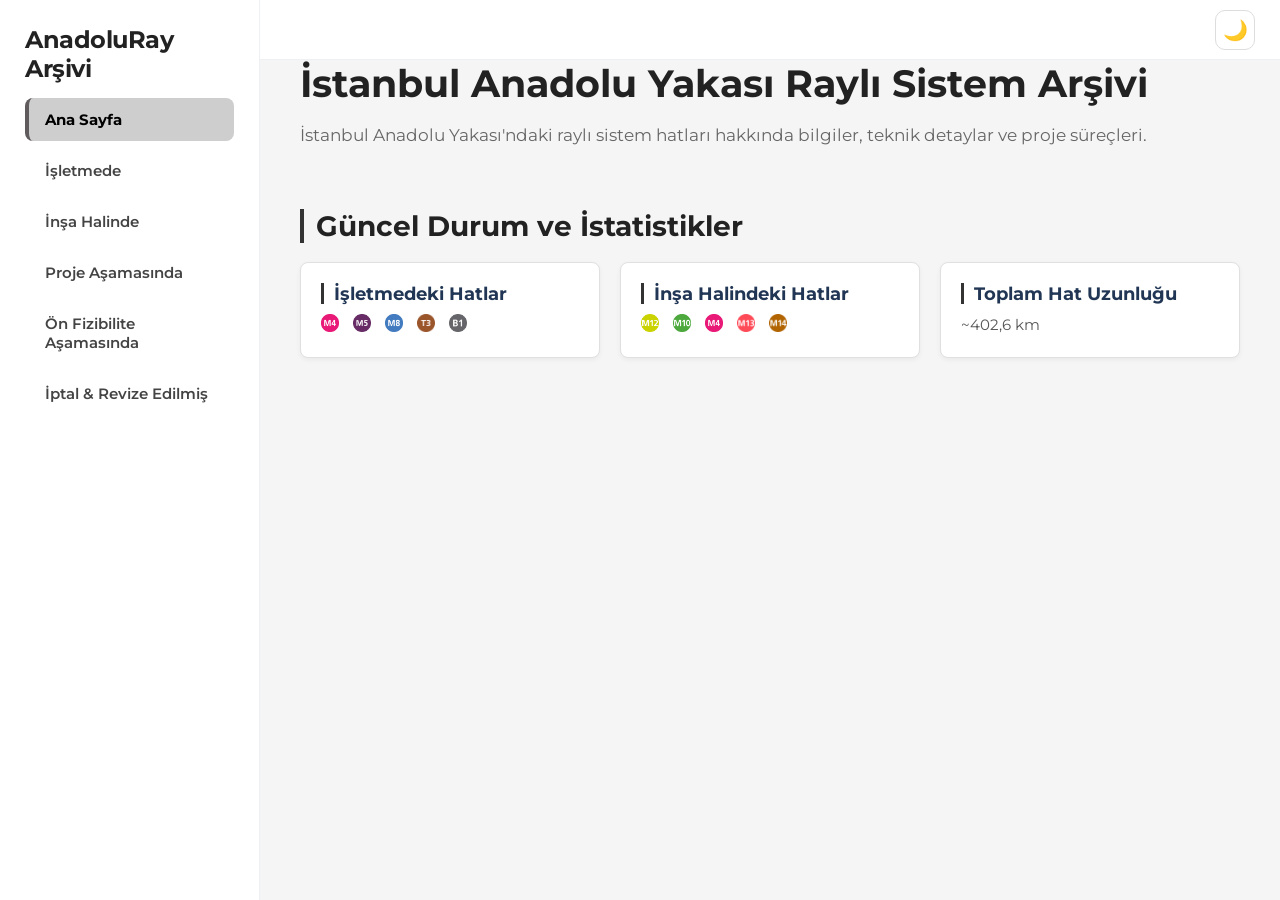
<file: index.html>
<!DOCTYPE html>
<html lang="tr">

<head>

<meta charset="UTF-8">
<meta name="viewport" content="width=device-width, initial-scale=1.0">

<title>AnadoluRay Arşivi</title>
<meta name="description" content="AnadoluRay Arşivi, İstanbul'un Anadolu Yakasındaki metro, tramvay ve raylı sistem projelerini, istasyonları, güzergahları ve inşaat süreçlerini arşivleyen bağımsız bilgi platformudur.">
<link href="https://fonts.googleapis.com/css2?family=Montserrat:wght@600;700&display=swap" rel="stylesheet">

<link rel="stylesheet" href="css/sidebar.css">
<link rel="stylesheet" href="css/style.css">
<link rel="stylesheet" href="css/mobile.css">
<link rel="stylesheet" href="css/darkmode.css">

</head>


<body>

<div class="top-bar">
<button class="theme-toggle desktop-theme">
🌙
</button>
</div>

<div class="mobile-bar">

<button class="menu-toggle">
☰
</button>

<button class="theme-toggle">
🌙
</button>

</div>



<div class="sidebar">


<div class="logo">
AnadoluRay Arşivi
</div>



<div class="menu">


<a class="active" href="index.html">
Ana Sayfa
</a>


<a href="isletmede.html">
İşletmede
</a>


<a href="insa.html">
İnşa Halinde
</a>


<a href="proje.html">
Proje Aşamasında
</a>


<a href="fizibilite.html">
Ön Fizibilite Aşamasında
</a>


<a href="iptal.html">
İptal & Revize Edilmiş
</a>


</div>


</div>







<div class="content">



<div class="hero">

<h1>
İstanbul Anadolu Yakası Raylı Sistem Arşivi
</h1>

<p>
İstanbul Anadolu Yakası'ndaki raylı sistem hatları hakkında bilgiler, teknik detaylar ve proje süreçleri.
</p>

</div>







<h2>
Güncel Durum ve İstatistikler
</h2>

<br>


<div class="card-container">

<div class="card">
<h2>İşletmedeki Hatlar</h2>
<p class="line-logos">
<img src="img/m4.png" alt="M4" class="stat-logo">
<img src="img/m5.png" alt="M5" class="stat-logo">
<img src="img/m8.png" alt="M8" class="stat-logo">
<img src="img/t3.png" alt="T3" class="stat-logo">
<img src="img/b1.png" alt="Marmaray" class="stat-logo">
</p>
</div>

<div class="card">
<h2>İnşa Halindeki Hatlar</h2>
<p class="line-logos">
<img src="img/m12.png" alt="M12" class="stat-logo">
<img src="img/m10.png" alt="M10" class="stat-logo">
<img src="img/m4.png" alt="M4B" class="stat-logo">
<img src="img/m13.png" alt="M13" class="stat-logo">
<img src="img/m14.png" alt="M14" class="stat-logo">
</p>
</div>

<div class="card">
<h2>Toplam Hat Uzunluğu</h2>
<p>~402,6 km</p>
</div>



</div>



</div>


<script src="js/script.js"></script>
</body>

</html>
</file>
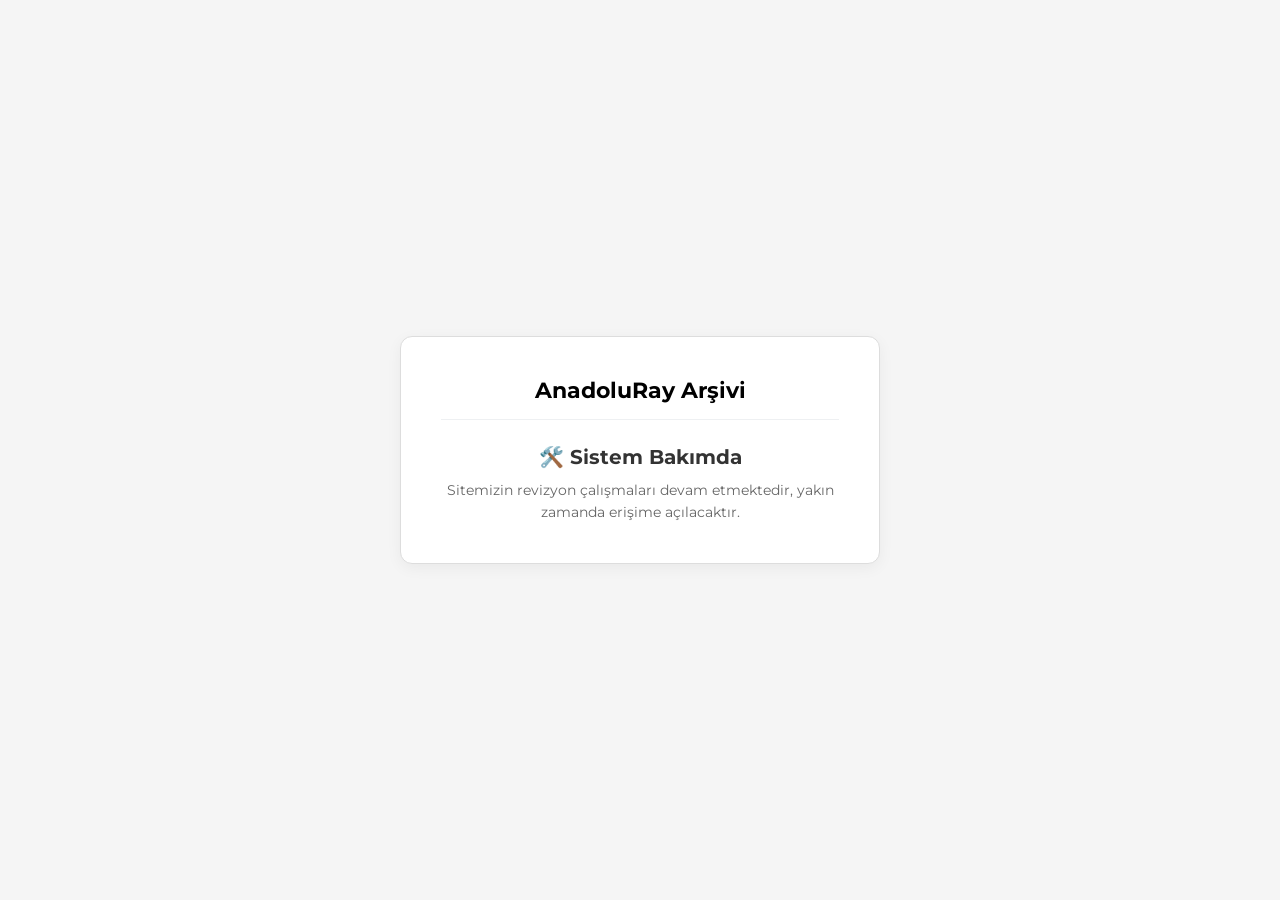
<file: bakim.html>
<!DOCTYPE html>
<html lang="tr">
<head>
<meta charset="UTF-8">
<meta name="viewport" content="width=device-width, initial-scale=1.0">
<title>Bakım Çalışması | AnadoluRay Arşivi</title>
<link href="https://fonts.googleapis.com/css2?family=Montserrat:wght@600;700&display=swap" rel="stylesheet">
<style>
*{
margin:0;
padding:0;
box-sizing:border-box;
font-family:'Montserrat',sans-serif;
}
body{
background:#f5f5f5;
color:#222;
display:flex;
height:100vh;
align-items:center;
justify-content:center;
padding:20px;
}
.box{
background:white;
padding:40px;
border-radius:12px;
border:1px solid #ddd;
max-width:480px;
width:100%;
text-align:center;
box-shadow:0 4px 15px rgba(0,0,0,0.05);
}
.logo{
font-size:22px;
font-weight:700;
margin-bottom:15px;
color:#000;
}
.logo-divider{
width:100%;
height:1px;
background-color:#eef0f2;
margin-bottom:25px;
}
h1{
font-size:20px;
margin-bottom:10px;
color:#333;
}
p{
font-size:14px;
color:#666;
line-height:1.6;
}
</style>
</head>
<body>
<div class="box">
<div class="logo">AnadoluRay Arşivi</div>
<div class="logo-divider"></div>
<h1>🛠️ Sistem Bakımda</h1>
<p>Sitemizin revizyon çalışmaları devam etmektedir, yakın zamanda erişime açılacaktır.</p>
</div>
</body>
</html>
</file>
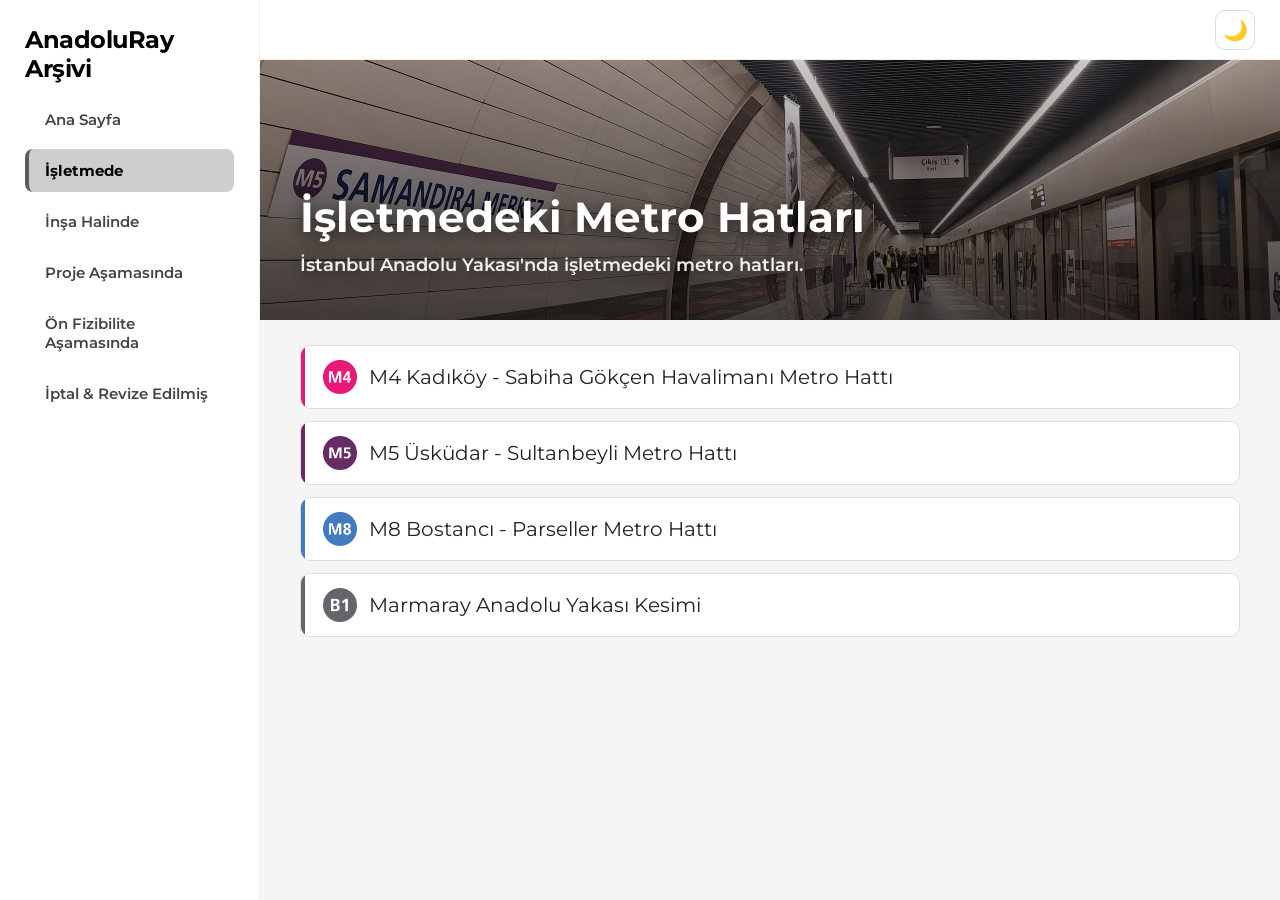
<file: isletmede.html>
<!DOCTYPE html>
<html lang="tr">

<head>
    <meta charset="UTF-8">
    <meta name="viewport" content="width=device-width, initial-scale=1.0">
    <title>İşletmede - AnadoluRay Arşivi</title>
    <meta name="description" content="Hizmet veren metro ve raylı sistem hatlarının istasyonları, güzergahları ve işletme bilgileri.">
    <link href="https://fonts.googleapis.com/css2?family=Montserrat:wght@600;700&display=swap" rel="stylesheet">
    <link rel="stylesheet" href="css/sidebar.css">
    <link rel="stylesheet" href="css/style.css">
    <link rel="stylesheet" href="css/isletmede.css">
    <link rel="stylesheet" href="css/mobile.css">
    <link rel="stylesheet" href="css/darkmode.css">

</head>

<body>

<div class="top-bar">
<button class="theme-toggle desktop-theme">
🌙
</button>
</div>

<div class="mobile-bar">

<button class="menu-toggle">
☰
</button>

<button class="theme-toggle">
🌙
</button>

</div>



<div class="sidebar">


<div class="logo">
AnadoluRay Arşivi
</div>



<div class="menu">


<a href="index.html">
Ana Sayfa
</a>


<a class="active" href="isletmede.html">
İşletmede
</a>


<a href="insa.html">
İnşa Halinde
</a>


<a href="proje.html">
Proje Aşamasında
</a>


<a href="fizibilite.html">
Ön Fizibilite Aşamasında
</a>


<a href="iptal.html">
İptal & Revize Edilmiş
</a>


</div>


</div>

    <div class="content">

        <div class="hero">
            <div class="hero-content">
                <h1>İşletmedeki Metro Hatları</h1>
                <p>İstanbul Anadolu Yakası'nda işletmedeki metro hatları.</p>
            </div>
        </div>

        <!-- M4 HATTI -->
        <div class="line">
            <div class="line-title m4" onclick="openLine(this)">
                <img src="img/m4.png" class="line-logo" alt="M4"> M4 Kadıköy - Sabiha Gökçen Havalimanı Metro Hattı
            </div>
            <div class="line-content">
                <div class="info">
                    <p><b>Sinyalizasyon:</b> Thales SelTrac (GoA2, ATO, ATP)</p>
                    <p><b>Açılış:</b> 17 Ağustos 2012 (Kadıköy-Kartal) <br> 10 Ekim 2016 (Kartal-Tavşantepe)</p>
                    <p><b>Uzunluk:</b> 33,6 km</p>
                    <p><b>İstasyon Sayısı:</b> 23</p>
                    <p><b>Tren Marka Model:</b> CAF S60000</p>
                    <p>
                        Anadolu Yakası’nın ilk metro hattı olan M4, Kadıköy ile Sabiha Gökçen Havalimanı arasında tamamen yer altında hizmet vermektedir. Büyük ölçüde D.100 (E-5) karayoluna paralel bir güzergâh izleyen hat, İstanbul'un en yoğun ve en uzun raylı sistem arterlerinden biridir.
                    </p>
                </div>
                <div class="route">
                    <img src="img/m4-guzergah.jpg" alt="M4 Güzergah Haritası" class="route-img">
                </div>
            </div>
        </div>

        <!-- M5 HATTI -->
        <div class="line">
            <div class="line-title m5" onclick="openLine(this)">
                <img src="img/m5.png" class="line-logo" alt="M5"> M5 Üsküdar - Sultanbeyli Metro Hattı
            </div>
            <div class="line-content">
                <div class="info">
                    <p><b>Sinyalizasyon:</b> Bombardier Cityflo 650 (GoA4, UTO)</p>
                    <p>
                        <b>Açılış:</b><br>
                        15 Aralık 2017 (Üsküdar-Yamanevler)<br>
                        21 Ekim 2018 (Yamanevler-Çekmeköy)<br>
                        16 Mart 2024 (Çekmeköy-Samandıra Merkez)<br>
                        22 Mayıs 2026 (Samandıra Merkez-Sultanbeyli)
                    </p>
                    <p><b>Uzunluk:</b> 30,9 km</p>
                    <p><b>İstasyon Sayısı:</b> 24</p>
                    <p>
                        <b>Tren Marka Model:</b> (Mitsubishi)-CAF İnneo / Hyundai Rotem (Geçici Olarak M8 Hattından Tedarik Edildi)
                    </p>
                    <p>
                        M5 (Üsküdar – Sultanbeyli) Metro Hattı, İstanbul'un Anadolu Yakası'nda hizmet veren 30,9 kilometre uzunluğunda ve 24 istasyonlu, Türkiye'nin ilk tam otomatik sürücüsüz metro hattıdır. İlk projelerde hafif raylı sistem olarak planlanan ancak yüksek yolcu talebi nedeniyle ağır metro standartlarına dönüştürülen hat; Üsküdar, Yamanevler, Çekmeköy ve Samandıra Merkez etaplarının ardından, 22 Mayıs 2026'da Sultanbeyli ve Sancaktepe Şehir Hastanesi istasyonlarının da açılmasıyla tamamen tamamlanmıştır. Güvenlik amacıyla Peron Ayırıcı Kapı Sistemi (PAKS) kullanılan bu modern hat, kentin doğu-batı aksındaki en kritik toplu taşıma omurgalarından birini oluşturmaktadır.
                    </p>
                </div>
                <div class="route">
                    <img src="img/m5-guzergah.jpg" alt="M5 Güzergah Haritası" class="route-img">
                </div>
            </div>
        </div>

        <!-- M8 HATTI -->
        <div class="line">
            <div class="line-title m8" onclick="openLine(this)">
                <img src="img/m8.png" class="line-logo" alt="M8"> M8 Bostancı - Parseller Metro Hattı
            </div>
            <div class="line-content">
                <div class="info">
                    <p><b>Sinyalizasyon:</b> Bombardier Cityflo 650 (GoA4, UTO)</p>
                    <p><b>Açılış:</b> 6 Ocak 2023</p>
                    <p><b>Uzunluk:</b> 14,2 km</p>
                    <p><b>İstasyon Sayısı:</b> 13</p>
                    <p><b>Tren Marka Model:</b> Hyundai Rotem</p>
                    <p>
                        M8 (Bostancı – Parseller) Metro Hattı, İstanbul'un Anadolu Yakası'nda kuzey-güney aksında hizmet veren 14,27 kilometre uzunluğunda ve 13 istasyonlu bir tam otomatik sürücüsüz metro hattıdır. İnşaat çalışmaları finansman yetersizliği nedeniyle 2019 yılında durmuş, ancak Temmuz 2020'de öz kaynaklarla yeniden başlatılarak 6 Ocak 2023 tarihinde hizmete alınmıştır. Peronları 4 vagonlu trenlere göre tasarlanan ve 26 dakikalık sefer süresine sahip olan bu modern hat, kentin kuzey ve güney bölgelerini birbirine bağlayan en kritik toplu taşıma omurgalarından birini oluşturmaktadır.
                    </p>
                </div>
                <div class="route">
                    <img src="img/m8-guzergah.jpg" alt="M8 Güzergah Haritası" class="route-img">
                </div>
            </div>
        </div>

        <!-- MARMARAY -->
        <div class="line">
            <div class="line-title marmaray" onclick="openLine(this)">
                <img src="img/b1.png" class="line-logo" alt="Marmaray"> Marmaray Anadolu Yakası Kesimi
            </div>
            <div class="line-content">
                <div class="info">
                    <p><b>Sinyalizasyon:</b> Siemens Trainguard Sirius (GoA2, ATO, ATP)</p>
                    <p>
                        <b>Açılış:</b><br>
                        29 Ekim 2013 (Ayrılık Çeşmesi - Kazlıçeşme)<br>
                        12 Mart 2019 (Ayrılık Çeşmesi - Gebze)<br>
                    </p>
                    <p><b>Uzunluk:</b> 75,7 km</p>
                    <p><b>İstasyon Sayısı:</b> 43</p>
                    <p><b>Tren Marka Model:</b> Hyundai Rotem</p>
                    <p>
                        Marmaray (Halkalı – Gebze) Banliyö Hattı, İstanbul Boğazı'nın iki yakasını deniz altından batırma tüp tünelle birleştiren ve kentin en uzun ulaşım aksını oluşturan banliyö treni sistemidir. İlk projeleri 1980'li yıllara dayanan ve inşaat sürecinde yapılan arkeolojik keşiflerle dünya tarihine ışık tutan bu devasa proje; Üsküdar, Ayrılık Çeşmesi ve Yenikapı gibi yeraltı istasyonlarını kapsayan ilk etabıyla 29 Ekim 2013'te, Gebze'ye kadar uzanan tüm hat genelindeki modernizasyon çalışmalarının tamamlanmasıyla da 12 Mart 2019'da tam kapasiteyle hizmete alınmıştır. Yüksek yolcu kapasitesine sahip 10 vagonlu modern tren setleriyle kesintisiz bir işletme sunan hat, kentin doğu-batı doğrultusundaki en stratejik ve en kritik toplu taşıma omurgasını oluşturmaktadır.
                    </p>
                </div>
                <div class="route">
                    <img src="img/marmaray-guzergah.jpg" alt="Marmaray Güzergah Haritası" class="route-img">
                </div>
            </div>
        </div>

    </div>

    <script>
        function openLine(element) {
            let content = element.nextElementSibling;
            content.classList.toggle("active");
        }
    </script>
<script src="js/script.js"></script>
</body>

</html>
</file>
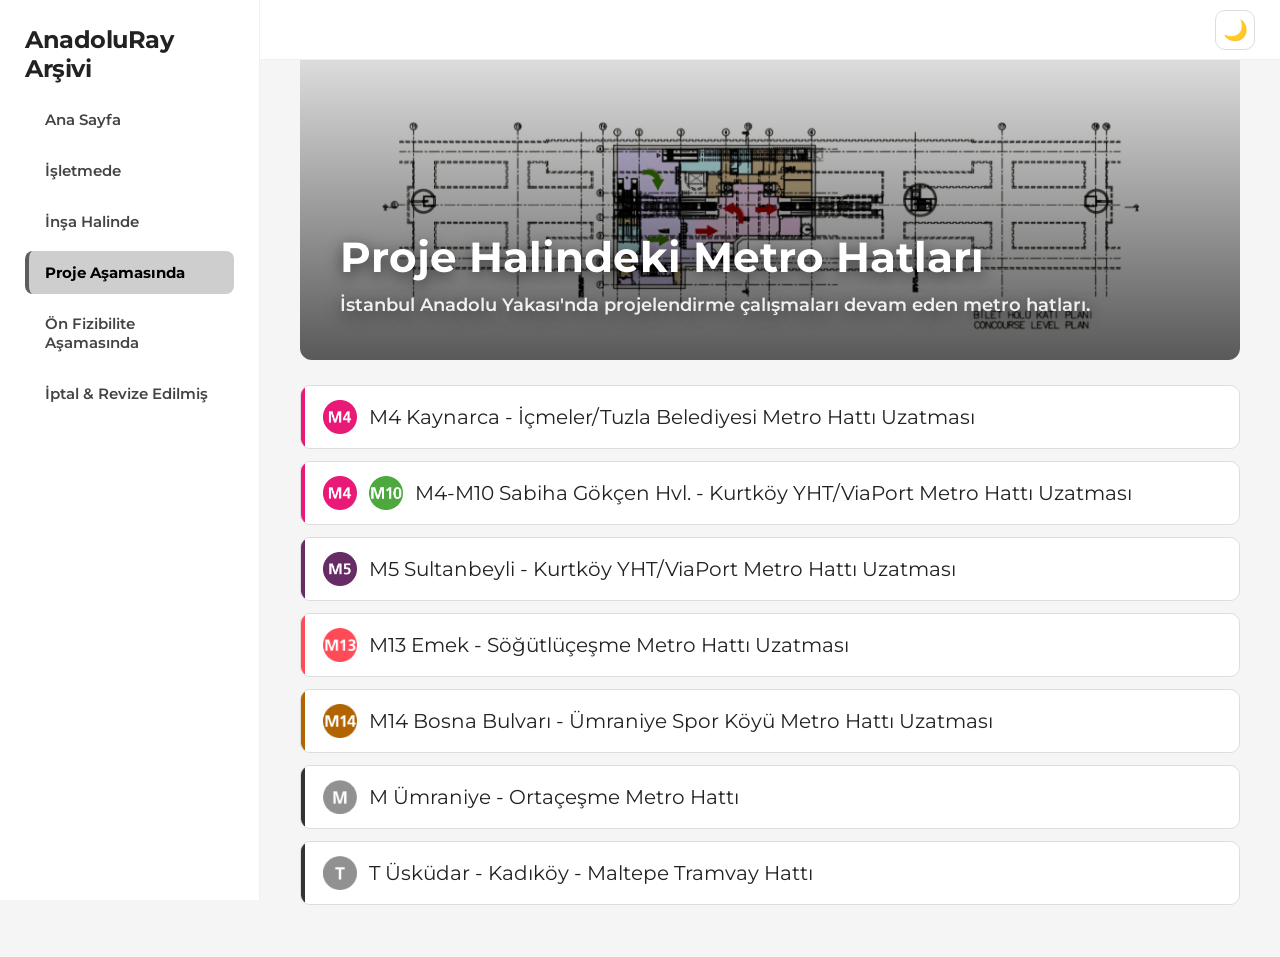
<file: proje.html>
<!DOCTYPE html>
<html lang="tr">

<head>

<meta charset="UTF-8">
<meta name="viewport" content="width=device-width, initial-scale=1.0">

<title>Proje Halinde - AnadoluRay Arşivi</title>
<meta name="description" content="Planlama ve proje aşamasındaki metro hatları ile raylı sistem projelerinin güzergah, istasyon ve teknik bilgilerini keşfedin.">
<link href="https://fonts.googleapis.com/css2?family=Montserrat:wght@600;700&display=swap" rel="stylesheet">

<link rel="stylesheet" href="css/sidebar.css">
<link rel="stylesheet" href="css/style.css">
<link rel="stylesheet" href="css/proje.css">
<link rel="stylesheet" href="css/mobile.css">
<link rel="stylesheet" href="css/darkmode.css">




</head>


<body>

<div class="top-bar">
<button class="theme-toggle desktop-theme">
🌙
</button>
</div>

<div class="mobile-bar">

<button class="menu-toggle">
☰
</button>

<button class="theme-toggle">
🌙
</button>

</div>



<div class="sidebar">


<div class="logo">
AnadoluRay Arşivi
</div>



<div class="menu">


<a href="index.html">
Ana Sayfa
</a>


<a href="isletmede.html">
İşletmede
</a>


<a href="insa.html">
İnşa Halinde
</a>


<a class="active" href="proje.html">
Proje Aşamasında
</a>


<a href="fizibilite.html">
Ön Fizibilite Aşamasında
</a>


<a href="iptal.html">
İptal & Revize Edilmiş
</a>


</div>


</div>




<div class="content">

 <div class="hero">
    <div class="hero-content">
        <h1>Proje Halindeki Metro Hatları</h1>
        <p>İstanbul Anadolu Yakası'nda projelendirme çalışmaları devam eden metro hatları.</p>
    </div>
</div>




<div class="line">


<div class="line-title m4" onclick="openLine(this)">

<img src="img/m4.png" class="line-logo">
  
M4 Kaynarca - İçmeler/Tuzla Belediyesi Metro Hattı Uzatması
</div>


<div class="line-content">


<div class="info">

<p><b>Fiziki İlerleme:</b>  %87,5</p>

<p><b>Yüklenici:</b> Özgün İnş.</p>

<p><b>Açılış Hedefi:</b>2027 İlk çeyrek</p>


<p>
Kadıköy - Sabiha gökçen Havalimanı Metro Hattının uzatması olarak inşa Edilen Tavşantepe Kaynarca metro Hattı ile birlikte M4 hattı 2 ayrı kola ayrlması bir kolun sabiha gökçen ü[...]

</p>


</div>


<div class="route">

<div class="route-placeholder">
Güzergah Fotoğrafı
</div>

</div>


</div>

</div>




<div class="line">


<div class="line-title m4" onclick="openLine(this)">

<img src="img/m4.png" class="line-logo">

<img src="img/m10.png" class="line-logo">
  
M4-M10 Sabiha Gökçen Hvl. - Kurtköy YHT/ViaPort Metro Hattı Uzatması
</div>


<div class="line-content">


<div class="info">

<p><b>Hat Türü:</b> Sürücüsüz Metro</p>

<p><b>İşletmeci:</b> Metro İstanbul</p>

<p><b>Açılış:</b> 2017</p>

<p><b>Uzunluk:</b> 20 km+</p>

<p>
Anadolu Yakası'nın ilk sürücüsüz metro hattıdır.
</p>


</div>


<div class="route">

<div class="route-placeholder">
Güzergah Fotoğrafı
</div>

</div>


</div>

</div>




  
<div class="line">


<div class="line-title m5" onclick="openLine(this)">

<img src="img/m5.png" class="line-logo">

M5 Sultanbeyli - Kurtköy YHT/ViaPort Metro Hattı Uzatması
</div>


<div class="line-content">


<div class="info">

<p><b>Uzunluk:</b> 4 km</p>
    
<p><b>İhale Tarihi:</b> 2029 Sonrası</p>

<p>
2010'lu yılların başında gündeme gelen hat, ilk dönemlerinde Çekmeköy – Sancaktepe – Sultanbeyli (M5) metro hattının bir devamı olarak değerlendirilmiştir. İlk planlamalarında [...]
</p>


</div>


<div class="route">

<div class="route-placeholder">
Güzergah Fotoğrafı
</div>


</div>


</div>


</div>




<div class="line">


<div class="line-title m13" onclick="openLine(this)">

<img src="img/m13.png" class="line-logo">

M13 Emek - Söğütlüçeşme Metro Hattı Uzatması
</div>


<div class="line-content">


<div class="info">

<p><b>Fiziki İlerleme:</b> %87,5</p>

<p><b>Yüklenici:</b> Metro İstanbul</p>

<p><b>Açılış Hedefi 2027 ilk çeyrek:</b> 2022</p>

<p>
Pendik bölgesinden havalimanına ulaşım sağlayan metro bağlantısıdır.
</p>


</div>


<div class="route">

<div class="route-placeholder">
Güzergah Fotoğrafı
</div>

</div>


</div>


</div>




<div class="line">


<div class="line-title m14" onclick="openLine(this)">

<img src="img/m14.png" class="line-logo">
  
M14 Bosna Bulvarı - Ümraniye Spor Köyü Metro Hattı Uzatması
</div>


<div class="line-content">


<div class="info">

<p><b>Fiziki İlerleme:</b> %8</p>

<p><b>Yüklenici:</b> Doğuş İnş.</p>

<p><b>Açılış Hedef:</b> 2029</p>

<p>
10 Mart 2024 tarihinde ekrem imamoğlu trafından inşaat çalışmaları yeniden başlamıştır
</p>


</div>


<div class="route">

<div class="route-placeholder">
Güzergah Fotoğrafı
</div>

</div>


</div>


</div>




<div class="line">


<div class="line-title m21" onclick="openLine(this)">

<img src="img/m.png" class="line-logo">
  
M Ümraniye - Ortaçeşme Metro Hattı
</div>


<div class="line-content">


<div class="info">

<p><b>Fiziki İlerleme:</b> %8</p>

<p><b>Yüklenici:</b> Doğuş İnş.</p>

<p><b>Açılış Hedef:</b> 2029</p>

<p>
10 Mart 2024 tarihinde ekrem imamoğlu trafından inşaat çalışmaları yeniden başlamıştır
</p>


</div>


<div class="route">

<div class="route-placeholder">
Güzergah Fotoğrafı
</div>

</div>


</div>


</div>




<div class="line">


<div class="line-title t16" onclick="openLine(this)">

<img src="img/t.png" class="line-logo">
  
T Üsküdar - Kadıköy - Maltepe Tramvay Hattı
</div>


<div class="line-content">


<div class="info">

<p><b>Fiziki İlerleme:</b> %8</p>

<p><b>Yüklenici:</b> Doğuş İnş.</p>

<p><b>Açılış Hedef:</b> 2029</p>

<p>
10 Mart 2024 tarihinde ekrem imamoğlu trafından inşaat çalışmaları yeniden başlamıştır
</p>


</div>


<div class="route">

<div class="route-placeholder">
Güzergah Fotoğrafı
</div>

</div>


</div>


</div>


</div>



<script>

function openLine(element){

let content = element.nextElementSibling;

content.classList.toggle("active");

}


</script>

<script src="js/script.js"></script>
</body>

</html>
</file>
<file: css/sidebar.css>
/* =========================
ÜST BAR (MASAÜSTÜ)
========================= */

.top-bar{
position:fixed;
top:0;
left:260px;
width:calc(100% - 260px);
height:60px;
background:white;
border-bottom:1px solid #eef0f2;
display:flex;
align-items:center;
justify-content:flex-end;
padding:0 25px;
z-index:1000;
box-sizing:border-box;
}

/* =========================
SIDEBAR
========================= */

.sidebar{
position:fixed;
left:0;
top:0;
width:260px;
height:100vh;
background:white;
padding:25px;
border-right:1px solid #eef0f2;
transition:0.3s ease;
z-index:2000;
box-sizing:border-box;
overflow-y:auto;
}

/* Logo */
.logo{
font-size:24px;
font-weight:700;
margin-bottom:15px;
position:relative;
letter-spacing:-0.5px;
}

/* Logo Altındaki İnce Çizgi */
.logo-divider{
width:100%;
height:1px;
background-color:#eef0f2;
margin-bottom:25px;
}

/* Genel buton ayarları */
.menu-toggle,
.mobile-bar .theme-toggle{
display:none;
background:none;
border:none;
cursor:pointer;
}

/* Masaüstü tema butonu */
.desktop-theme{
position:static;
width:40px;
height:40px;
display:flex;
align-items:center;
justify-content:center;
background:white;
border:1px solid #ddd;
border-radius:10px;
font-size:20px;
cursor:pointer;
z-index:1500;
transition:.2s;
}

.desktop-theme:hover{
background:#f5f5f5;
}

/* Menü */
.menu a{
display:flex;
align-items:center;
gap:10px;
color:#444;
text-decoration:none;
padding:12px 16px;
margin-bottom:8px;
border-radius:8px;
border-left:4px solid transparent;
font-weight:600;
font-size:15px;
transition:.2s ease;
}

.menu a:hover{
background:#f4f5f7;
color:#000;
padding-left:20px;
}

.menu a.active{
background:#cecece;
border-left:4px solid #605b5d;
color:#000;
font-weight:700;
padding-left:16px;
}

/* =========================
MOBİL
========================= */

@media(max-width:768px){

.top-bar{
display:none;
}

/* Sidebar kapalı */
.sidebar{
top:0;
left:-280px;
width:260px;
height:100vh;
padding-top:25px;
}

/* Açık sidebar */
.sidebar.active{
left:0;
}

/* Logo */
.logo{
margin-top:20px;
font-size:22px;
}

/* Menü */
.menu{
display:block;
}

.menu a{
white-space:normal;
}

/* Mobil üst bar */
.mobile-bar{
display:flex;
position:fixed;
top:0;
left:0;
width:100%;
height:60px;
background:white;
align-items:center;
padding-left:15px;
gap:10px;
z-index:2000;
border-bottom:1px solid #eee;
}

/* Hamburger */
.menu-toggle{
display:flex;
width:45px;
height:45px;
align-items:center;
justify-content:center;
background:white;
border:none;
font-size:28px;
cursor:pointer;
color:#000;
}

/* Mobil tema */
.mobile-bar .theme-toggle{
display:flex;
width:45px;
height:45px;
align-items:center;
justify-content:center;
background:white;
border:1px solid #ddd;
border-radius:12px;
font-size:22px;
cursor:pointer;
color:#000;
}

/* Masaüstü tuşunu mobilde kapat */
.desktop-theme{
display:none;
}

}

/* =========================
DARK MODE
========================= */

.dark .top-bar{
background:#1b1b1b;
border-color:#333;
}

.dark .sidebar{
background:#1b1b1b;
border-color:#333;
}

.dark .logo{
color:white;
}

.dark .menu a{
color:#ddd;
}

.dark .menu a:hover{
background:#2a2a2a;
color:white;
}

.dark .menu a.active{
background:#444;
color:white;
}

.dark .desktop-theme{
background:#1b1b1b;
color:white;
border-color:#333;
}

.dark .desktop-theme:hover{
background:#2a2a2a;
}

.dark .mobile-bar{
background:#1b1b1b !important;
border-color:#333 !important;
}

.dark .theme-toggle,
.dark .menu-toggle{
background:#1b1b1b !important;
color:white !important;
border-color:#333 !important;
}

.dark .theme-toggle:hover{
background:#2a2a2a !important;
}
</file>
<file: css/style.css>
*{

margin:0;

padding:0;

box-sizing:border-box;

font-family:'Montserrat',Arial,sans-serif;

}



body{

background:#f5f5f5;

color:#222;

}



/* İçerik */

.content{

margin-left:260px;

padding:40px;

}



/* Hero */

.hero{

padding:20px 0;

margin-bottom:40px;

}



.hero h1{

font-size:38px;

font-weight:700;

color:#white;

margin-bottom:15px;

}



.hero p{

color:#666;

font-size:17px;

line-height:1.6;

}



/* Sayfa başlıkları */

.content > h2{

font-size:28px;

border-left:4px solid #333;

padding-left:12px;

}



/* Kart alanı */

.card-container{

display:grid;

grid-template-columns:repeat(auto-fit,minmax(250px,1fr));

gap:20px;

}



/* Kart */

.card{

background:white;

padding:25px;

border-radius:12px;

border:1px solid #ddd;

box-shadow:0 3px 10px rgba(0,0,0,0.05);

}



.card h2{

font-size:22px;

color:#222;

margin-bottom:15px;

border-left:3px solid #333;

padding-left:10px;

}



.card p{

color:#555;

line-height:1.6;

}



.green{

color:#9acd9a !important;

}



.gray{

color:#999 !important;

}



/* =========================
   MOBİL
========================= */


@media(max-width:768px){


.content{

    margin-left:0;

    padding:20px;

    padding-top:70px;

}


/* Mobil bar başka dosyada yönetiliyor */

.mobile-bar{

    display:flex;

}



.hero{

    margin-top:0;

}


.hero h1{

    font-size:28px;

}


.hero p{

    font-size:15px;

}


.card-container{

    grid-template-columns:1fr;

}



}



@media(max-width:480px){


.content{

    padding:15px;

    padding-top:70px;

}


.hero h1{

    font-size:24px;

}


.hero p{

    font-size:14px;

}


}
.card-container {
display: flex;
flex-wrap: wrap;
gap: 20px;
margin-bottom: 30px;
}

.card {
background-color: #ffffff;
border: 1px solid #e0e0e0;
border-radius: 8px;
padding: 20px;
flex: 1 1 calc(33.333% - 20px);
min-width: 250px;
box-shadow: 0 2px 5px rgba(0,0,0,0.05);
}

.card h2 {
font-size: 1.1rem;
margin-bottom: 10px;
color: #213654;
}

.card p {
font-size: 0.95rem;
color: #555555;
line-height: 1.5;
}
.stat-logo {
height: 18px;
width: auto;
vertical-align: middle;
margin-right: 6px;
}

.line-logos {
display: flex;
align-items: center;
flex-wrap: wrap;
gap: 8px;
}
</file>
<file: css/mobile.css>
/* =========================
   MOBİL TASARIM
========================= */


/* UYARI: Masaüstü tema butonu sidebar.css'de tanımlanmıştır */
/* Burada masaüstü düzenlemesi yapılmayacak */


@media(max-width:768px){


body{

    overflow-x:hidden;

}



/* İçerik */

.content{

    margin-left:0;

    padding:20px;

    padding-top:75px;

}


.hero{

    margin-top:0;

}




.hero h1{

    font-size:28px;

    line-height:1.2;

}


.hero p{

    font-size:15px;

}




.line{

    width:100%;

}




img{

    max-width:100%;

    height:auto;

}




/* Mobil üst bar */

.mobile-bar{

    display:flex;

    position:fixed;

    top:0;

    left:0;

    width:100%;

    height:60px;

    background:white;

    align-items:center;

    padding-left:15px;

    gap:10px;

    z-index:2000;

    border-bottom:1px solid #eee;

}



/* Hamburger */

.menu-toggle{

    width:45px;

    height:45px;

    display:flex;

    align-items:center;

    justify-content:center;

    background:white;

    border:none;

    font-size:28px;

    cursor:pointer;

    color:#000;

}



/* Mobil tema */

.theme-toggle{

    width:45px;

    height:45px;

    display:flex;

    align-items:center;

    justify-content:center;

    background:white;

    border:1px solid #ddd;

    border-radius:12px;

    font-size:22px;

    cursor:pointer;

    color:#000;

}




/* Hat açıklamaları */

.line-content.active{

    display:flex;

    flex-direction:column;

}



.info{

    width:100%;

    order:1;

}



.route{

    width:100%;

    order:2;

    margin-top:25px;

}



.route img{

    width:100%;

    height:auto;

    max-height:500px;

    object-fit:contain;

}



}



/* Küçük telefonlar */

@media(max-width:480px){


.content{

    padding:15px;

    padding-top:75px;

}


.hero h1{

    font-size:24px;

}


.hero p{

    font-size:14px;

}


}
</file>
<file: css/darkmode.css>
/* =========================
   DARK MODE
========================= */


/* Genel */

.dark{

    background:#121212;
    color:white;

}


/* Sayfa */

.dark body{

    background:#121212;
    color:white;

}


/* İçerik */

.dark .content{

    background:#121212;

}



/* Kartlar */

.dark .card,
.dark .line,
.dark .line-content{

    background:#1e1e1e;
    color:white;
    border-color:#333;

}



/* Hat başlıkları */

.dark .line-title{

    background:#1e1e1e;
    color:white;

}


.dark .line-title:hover{

    background:#252525;
    color:white;

}


/* Hat renkleri korunur */

.dark .line-title.m4{
    border-left-color:#e91977;
}

.dark .line-title.m5{
    border-left-color:#672c65;
}

.dark .line-title.m8{
    border-left-color:#0099ff;
}

.dark .line-title.m10{
    border-left-color:#4da93e;
}

.dark .line-title.m13{
    border-left-color:#ff4b58;
}

.dark .line-title.m14{
    border-left-color:#b16400;
}

.dark .line-title.m12{
    border-left-color:#cad300;
}

.dark .line-title.marmaray{
    border-left-color:#008c95;
}

.dark .line-title.t,
.dark .line-title.m{
    border-left-color:#777;
}



/* Yazılar */

.dark .info p{

    color:#ddd;

}

.dark .info p b{

    color:#fff;
    font-weight:700;

}


.dark .hero h1{

    color:white;

}


.dark .hero p{

    color:#aaa;

}

.dark .card h2{

    color:#fff;

}


.dark .card p{

    color:#ddd;

}

.dark .content > h2{

    color:#fff;
    border-left-color:#666;

}

.dark .route-placeholder{

    background:#2a2a2a;
    color:#999;

}

.dark .route img{

    border-color:#333;

}
</file>
<file: css/isletmede.css>
*{
margin:0;
padding:0;
box-sizing:border-box;
font-family:'Montserrat',Arial,sans-serif;
}

body{
background:#f5f5f5;
color:#000;
}

/* İçerik */
.content{
margin-left:260px;
padding:40px;
}

/* Hat kutuları */
.line{
background:white;
border:1px solid #ddd;
border-radius:10px;
margin-bottom:12px;
overflow:hidden;
}

.line-title{
display:flex;
align-items:center;
gap:12px;
padding:14px 18px;
font-size:20px;
cursor:pointer;
background:#fff;
color:#222;
border-left:4px solid #333;
transition:.2s;
}

.line-logo{
width:34px;
height:34px;
object-fit:contain;
flex-shrink:0;
}

/* Hat renkleri */
.line-title.m4{
border-left-color:#e91977;
}

.line-title.m5{
border-left-color:#672c65;
}

.line-title.m8{
border-left-color:#427bbf;
}

.line-title.marmaray{
border-left-color:#65656a;
}

.line-title:hover{
background:#eee;
}

.line-content{
display:none;
padding:18px;
}

.line-content.active{
display:flex;
gap:25px;
}

.info{
width:45%;
}

.info p{
margin-bottom:10px;
line-height:1.5;
color:#555;
}

.route{
width:55%;
}

.route img{
width:100%;
height:300px;
object-fit:cover;
border-radius:10px;
border:1px solid #ddd;
}

.route-placeholder{
height:300px;
background:#e8e8e8;
border-radius:10px;
display:flex;
align-items:center;
justify-content:center;
color:#777;
}

/* Banner */
.hero{
position:relative;
width:calc(100% + 80px);
height:320px;
background-image:linear-gradient(to top, rgba(0, 0, 0, 0.65), rgba(0, 0, 0, 0.1)), url('../img/banner.webp');
background-size:cover;
background-position:center 25%;
border-radius:0;
overflow:hidden;
margin:-40px -40px 25px -40px;
}

.hero-content{
position:absolute;
left:40px;
bottom:40px;
z-index:2;
color:white;
text-shadow:0 4px 15px rgba(0, 0, 0, 0.6);
}

.hero-content h1{
font-size:42px;
font-weight:700;
margin-bottom:8px;
}

.hero-content p{
font-size:18px;
color:#f0f0f0;
font-weight:600;
}

/* Mobil */
@media(max-width:800px){

.sidebar{
position:fixed;
left:-280px;
top:0;
width:260px;
height:100vh;
background:white;
transition:.3s ease;
z-index:1000;
}

.sidebar.active{
left:0;
}

.content{
margin-left:0;
padding:20px;
}

.hero{
margin:-20px -20px 25px -20px;
width:calc(100% + 40px);
}

}
</file>
<file: css/proje.css>
<style>

*{
margin:0;
padding:0;
box-sizing:border-box;
font-family:'Montserrat',Arial,sans-serif;
}


body{

background:#f5f5f5;
color:#222;

}




/* İçerik */


.content{

margin-left:260px;
padding:40px;

}


/* Banner */

.hero {
    position: relative;
    width: 100%;
    height: 320px; /* Diğer sayfayla birebir aynı yükseklik */
    
    /* İnşa halindeki banner resmini ve alttan üste kararan filtreyi bağladık */
    background-image: 
        linear-gradient(to top, rgba(0, 0, 0, 0.65), rgba(0, 0, 0, 0.1)), 
        url('../img/proje-banner.webp'); /* Resim adını kendi dosyana göre (örn: insa-banner.webp) düzenleyebilirsin */
        
    background-size: cover;
    background-position: center 25%; /* İstasyon içini tam odakta tutar */
    border-radius: 12px;
    overflow: hidden;
    margin-bottom: 25px; /* Altındaki metro kutularıyla yapışmasını engeller */
}

.hero-content {
    position: absolute;
    left: 40px;
    bottom: 40px;
    z-index: 2;
    color: white;
    /* Beyaz yazılar filtrenin üstünde cam gibi okunsun diye gölge */
    text-shadow: 0 4px 15px rgba(0, 0, 0, 0.6); 
}

.hero-content h1 {
    font-size: 42px;
    font-weight: 700;
    margin-bottom: 8px;
    color: white; /* Siyah rengi beyaz yaptık */
}

.hero-content p {
    font-size: 18px;
    color: #f0f0f0;
    font-weight: 600;
    margin-bottom: 0; /* Eski kodundaki 40px'lik gereksiz boşluğu sıfırladık */
}



/* Hat kutuları */


.line-title{

display:flex;
align-items:center;
gap:12px;

padding:14px 18px;
font-size:20px;
cursor:pointer;
background:#fff;
color:#222;
border-left:4px solid #333;
transition:.2s;

}


.line-logo{

width:34px;
height:34px;
max-width:34px;
max-height:34px;
object-fit:contain;
flex-shrink:0;

}

.line{

background:white;
border:1px solid #ddd;
border-radius:10px;
margin-bottom:12px;
overflow:hidden;

}


/* Hat renkleri */


.line-title.m4{

border-left-color:#e91977;

}

.line-title.m5{

border-left-color:#672c65;

}


.line-title.m14{

border-left-color:#b16400;

}


.line-title.m10{

border-left-color:#4da93e;

}


.line-title.m13{

border-left-color:#ff4b58;

}

  
.line-title:hover{

background:#eee;

}



.line-content{

display:none;
padding:25px;

}



.line-content.active{

display:flex;
gap:30px;

}



.info{

width:45%;

}



.info p{

margin-bottom:12px;
line-height:1.6;
color:#555;

}



.route{

width:55%;

}



.route img{

width:100%;
height:350px;
object-fit:cover;
border-radius:10px;
border:1px solid #ddd;

}


.route-placeholder{

height:350px;
background:#e8e8e8;
border-radius:10px;
display:flex;
align-items:center;
justify-content:center;
color:#777;

}



@media(max-width:800px){

.sidebar{

    position:fixed;
    left:-280px;
    top:0;

    width:260px;
    height:100vh;

    background:white;

    transition:.3s ease;
    z-index:1000;

}


.sidebar.active{

    left:0;

}


.content{

    margin-left:0;
    padding:20px;

}

}
</file>
